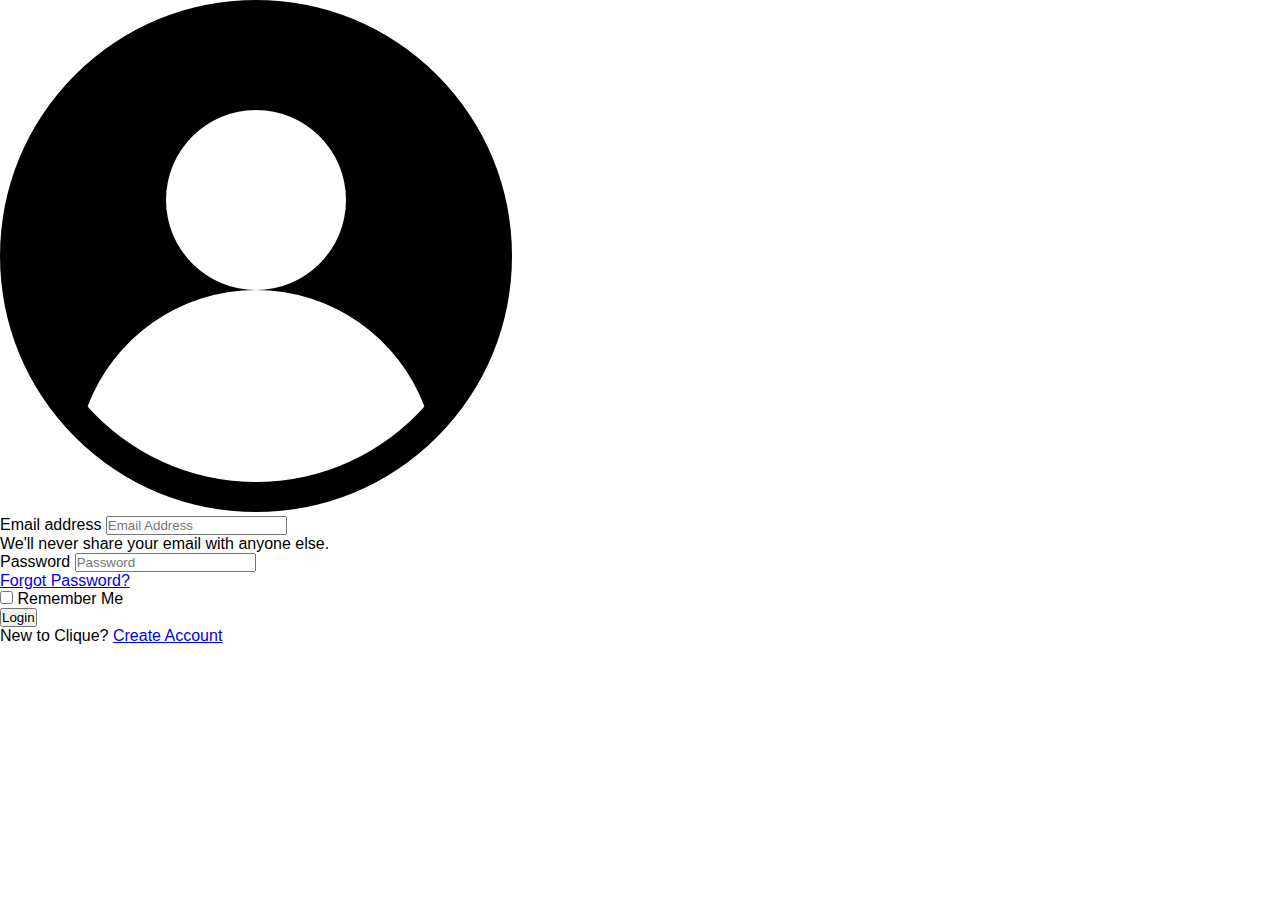
<file: bootstrap-login/index.html>
<!DOCTYPE html>
<html lang="en"></html>
    <head>
        <meta charset="UTF-8">
        <meta http-equiv="X-UA-Compatible" content="IE=edge">
        <meta name="viewport" content="width=device-width, initial-scale=1.0">
        <link href="https://cdn.jsdelivr.net/npm/bootstrap@5.3.0-alpha1/dist/css/bootstrap.min.css" rel="stylesheet" integrity="sha384-GLhlTQ8iRABdZLl6O3oVMWSktQOp6b7In1Zl3/Jr59b6EGGoI1aFkw7cmDA6j6gD" crossorigin="anonymous">
        <link rel="stylesheet" href="style.css">
        <title>Clique</title>
    </head>
    <body>  
        <div class="form-container">
        <img src="Images/user.png" class="avatar">
            <form>
                <div class="mb-3">
                    <label for="exampleInputEmail1" class="form-label">Email address</label>
                    <input placeholder="Email Address" type="email" class="form-control" id="exampleInputEmail1" aria-describedby="emailHelp">
                    <div id="emailHelp" class="form-text">We'll never share your email with anyone else.</div>
                </div>
                <div class="mb-3">
                    <label for="exampleInputPassword1" class="form-label">Password</label>
                    <input placeholder="Password" type="password" class="form-control" id="exampleInputPassword1">
                    <div> <a href="url">Forgot Password?</a></div>
                </div>
                <div class="mb-3 form-check">
                    <input type="checkbox" class="form-check-input" id="exampleCheck1">
                    <label class="form-check-label" for="exampleCheck1">Remember Me</label>
                </div>
                <div class="login-button"><button type="submit" class="btn btn-primary">Login</button></div>
                <div> New to Clique? <a href="url">Create Account</a></div>
            </form>
        </div>
    </body>
</html>
</file>
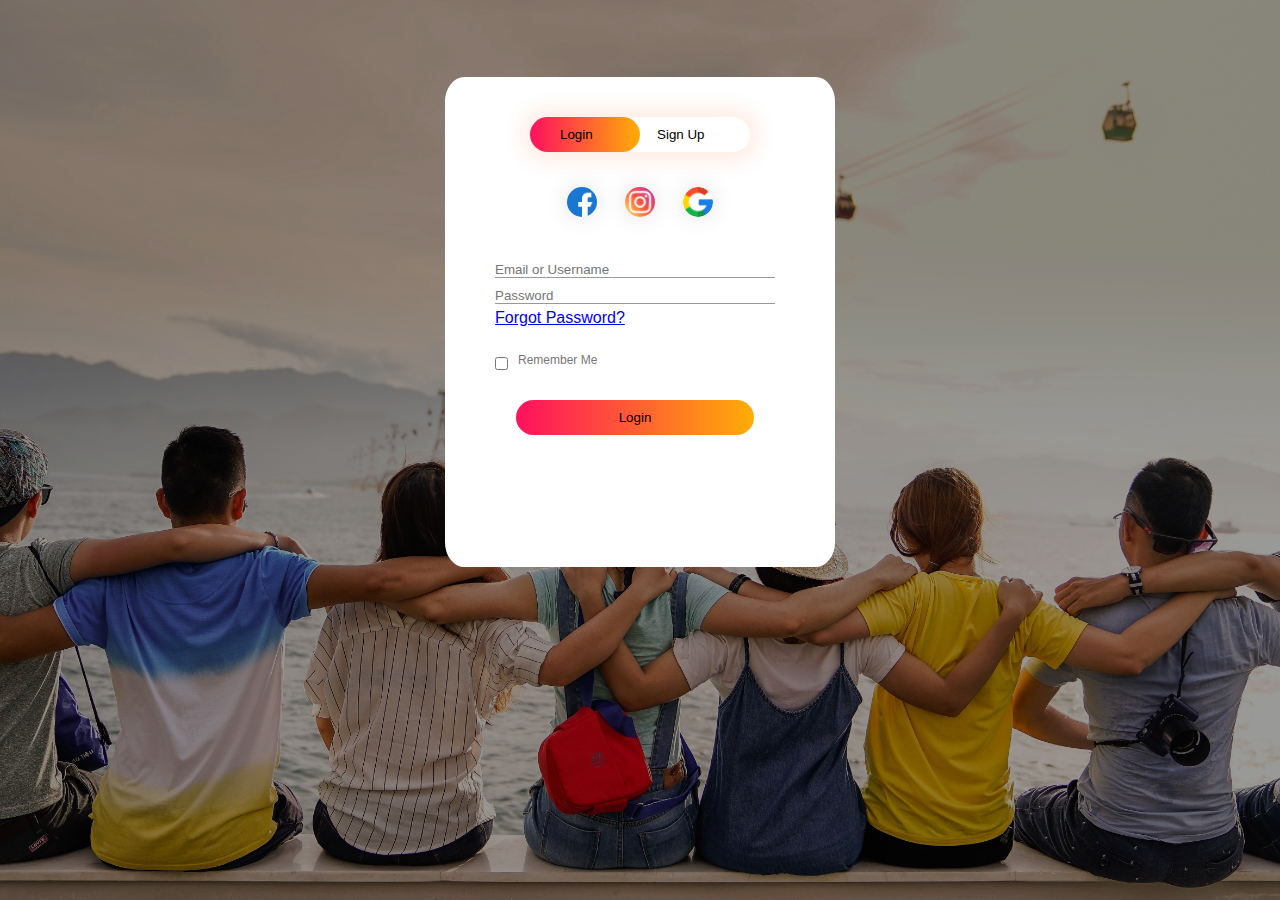
<file: login-raw-css/index.html>
<!DOCTYPE html>
<html lang="en">
<head>
    <title> Clique - Login </title>
    <link rel="stylesheet" href="style.css">
    <meta charset="UTF-8">
    <meta http-equiv="X-UA-Compatible" content="IE=edge">
    <meta name="viewport" content="width=device-width, initial-scale=1.0">
    <title>Document</title>
</head>
<body>
    <div class="hero">
        <div class="form-box">
            <div class="button-box">
                <div id="btn">
                </div>
                <button type="button" class="toggle-btn" onclick="login()">Login</button>
                <button type="button" class="toggle-btn" onclick="register()">Sign Up</button>
            </div>
            <div class="social-icons">
                <img src="images/facebook.png">
                <img src="images/instagram.png">
                <img src="images/google.png">
            </div>
        <form id="login" class="input-group">
            <input type="text" class="input-field" placeholder="Email or Username"required>
            <input type="text" class="input-field" placeholder="Password"required>
                <div> <a href="url">Forgot Password?</a>
                </div>
            <input type="checkbox" class="checkbox"><span>Remember Me</span>
            <button type="submit" class="submit-btn">Login</button>
        </form>
        <form id="register" class="input-group">
            <input type="text" class="input-field" placeholder="First name"required>
            <div>
            <input type="text" class="input-field" placeholder="Last name"required>
            </div>
            <input type="text" class="input-field" placeholder="Username"required>
            <input type="email" class="input-field" placeholder="Email Address"required>
            <input type="text" class="input-field" placeholder="Password"required>
            <input type="text" class="input-field" placeholder="Confirm Password"required>
            <input type="phone-number" class="input-field" placeholder="Phone Number">
            <input type="checkbox" class="checkbox"><span>I agree to the <a href="url">Terms & Conditions</a></span>
            <button type="submit" class="submit-btn">Sign Up</button>
        </form>
    </div>
<script>
    var x=document.getElementById("login");
    var y=document.getElementById("register");
    var z=document.getElementById("btn");

    function register(){
        x.style.left = "-400px";
        y.style.left = "50px";
        z.style.left = "110px";
    }
    function login(){
        x.style.left = "50px";
        y.style.left = "450px";
        z.style.left = "0px";
    }

</script>
</body>
</html>
</file>
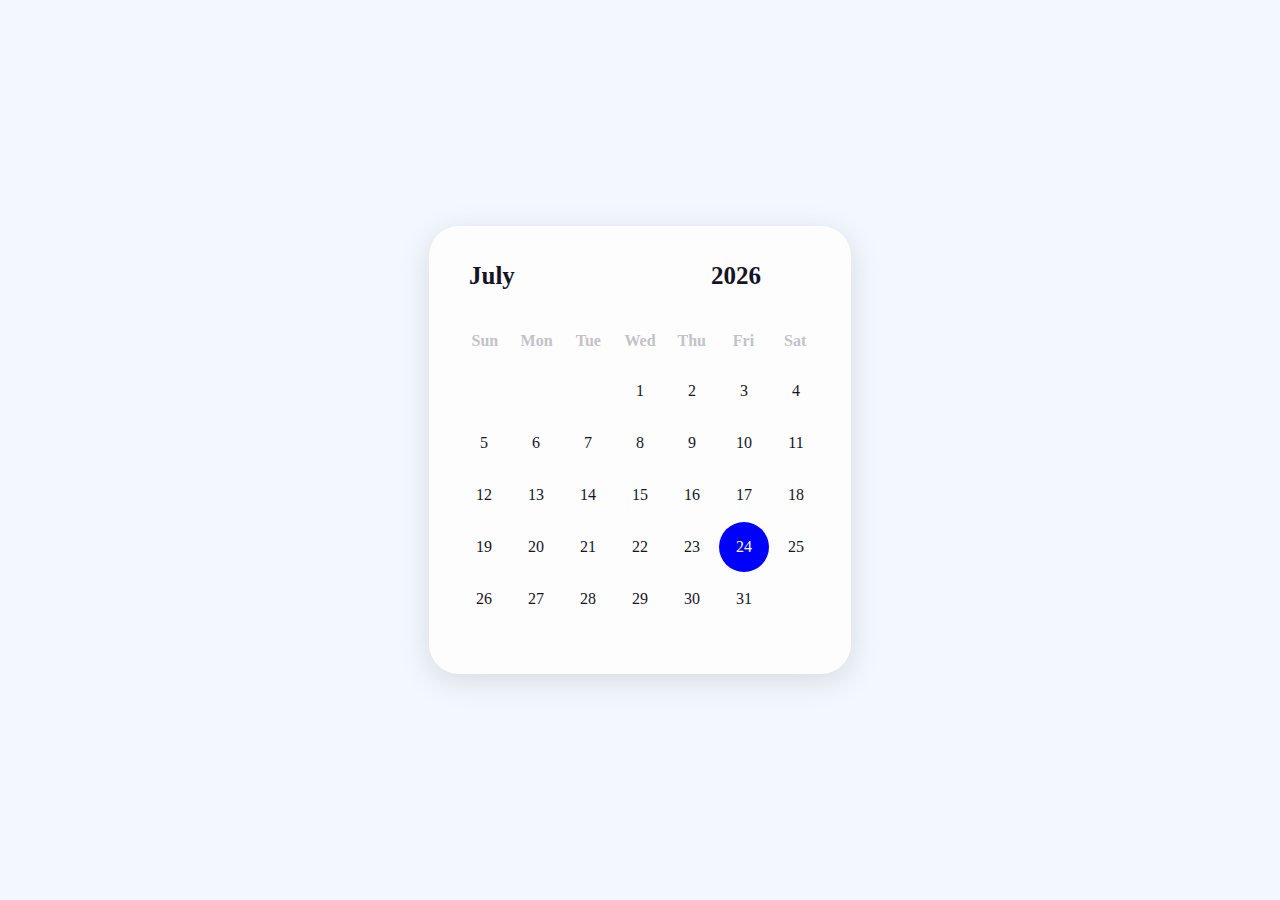
<file: Calendar/calendar.html>
<!DOCTYPE html>
<html lang="en">

<head>
    <meta charset="UTF-8">
    <meta name="viewport" content="width=device-width, initial-scale=1.0">
    <title>
        Calendar
    </title>
    <link rel="stylesheet" href="app.css">
</head>

<body class="light">

    <div class="calendar">
        <div class="calendar-header">
            <span class="month-picker" id="month-picker">February</span>
            <div class="year-picker">
                <span class="year-change" id="prev-year">
                    <pre></pre>
                </span>
                <span id="year">2023</span>
                <span class="year-change" id="next-year">
                    <pre></pre>
                </span>
            </div>
        </div>
        <div class="calendar-body">
            <div class="calendar-week-day">
                <div>Sun</div>
                <div>Mon</div>
                <div>Tue</div>
                <div>Wed</div>
                <div>Thu</div>
                <div>Fri</div>
                <div>Sat</div>
            </div>
            <div class="calendar-days"></div>
        </div>
        <div class="calendar-footer">
        </div>
        <div class="month-list"></div>
    </div>

    <script src="app.js"></script>
</body>

</html>
</file>
<file: bootstrap-login/style.css>
*{
    margin: 0;
    padding: 0;
    font-family: sans-serif;
}
.hero{
    height: 100%;
    width: 100%;
    background-image: linear-gradient(rgba(0,0,0,0.4),rgba(0,0,0,0.4)),url("./images/banner.jpg");
    background-position: center;
    background-size: cover;
    position: absolute;
}

.form-box{
    width: 380px;
    height: 480px;
    position: relative;
    margin: 6% auto;
    background: #fff;
    padding: 5px;
    border-radius: 5%;
    overflow: hidden;
}

.button-box{
    width: 220px;
    margin: 35px auto;
    position: relative;
    box-shadow: 0 0 20px 9px #ff61241f;
    border-radius: 30px;
}

.toggle-btn{
    padding: 10px 30px;
    cursor: pointer;
    background: transparent;
    border: 0;
    outline: none;
    position: relative;
}

#btn{
    top: 0;
    left: 0;
    position: absolute;
    width: 110px;
    height: 100%;
    background: linear-gradient(to right, #ff105f, #ffad06);
    border-radius: 30px;
    transition: .5s;
}

.social-icons{
    margin: 30px auto;
    text-align: center;
}

.social-icons img{
    width: 30px;
    margin: 0 12px;
    box-shadow: 0 0 20px 0 #7f7f7f3d;
    cursor: pointer;
    border-radius: 50%;
}
.input-group{
    top:180px;
    position: absolute;
    width: 280px;
    transition: .5s;
}

.input-field{
    width: 100%;
    padding: 10px o;
    margin: 5px 0;
    border-left: 0;
    border-top: 0;
    border-right: 0;
    border-bottom: 1px solid #999;
    outline: none;
    background: transparent;
}

.submit-btn{
    width: 85%;
    padding: 10px 30px;
    cursor: pointer;
    display: block;
    margin: auto;
    background: linear-gradient(to right, #ff105f, #ffad06);
    border-radius: 30px;
    border: 0;
    outline: none;
}

.checkbox{
    margin: 30px 10px 30px 0;
}

span{
    color: #777;
    font-size: 12px;
    bottom: 68px;
    position: absolute;
}
#login{
    left: 50px
}

#register{
    left: 450px
}
</file>
<file: login-raw-css/style.css>
*{
    margin: 0;
    padding: 0;
    font-family: sans-serif;
}
.hero{
    height: 100%;
    width: 100%;
    background-image: linear-gradient(rgba(0,0,0,0.4),rgba(0,0,0,0.4)),url("./images/banner.jpg");
    background-position: center;
    background-size: cover;
    position: absolute;
}

.form-box{
    width: 380px;
    height: 480px;
    position: relative;
    margin: 6% auto;
    background: #fff;
    padding: 5px;
    border-radius: 5%;
    overflow: hidden;
}

.button-box{
    width: 220px;
    margin: 35px auto;
    position: relative;
    box-shadow: 0 0 20px 9px #ff61241f;
    border-radius: 30px;
}

.toggle-btn{
    padding: 10px 30px;
    cursor: pointer;
    background: transparent;
    border: 0;
    outline: none;
    position: relative;
}

#btn{
    top: 0;
    left: 0;
    position: absolute;
    width: 110px;
    height: 100%;
    background: linear-gradient(to right, #ff105f, #ffad06);
    border-radius: 30px;
    transition: .5s;
}

.social-icons{
    margin: 30px auto;
    text-align: center;
}

.social-icons img{
    width: 30px;
    margin: 0 12px;
    box-shadow: 0 0 20px 0 #7f7f7f3d;
    cursor: pointer;
    border-radius: 50%;
}
.input-group{
    top:180px;
    position: absolute;
    width: 280px;
    transition: .5s;
}

.input-field{
    width: 100%;
    padding: 10px o;
    margin: 5px 0;
    border-left: 0;
    border-top: 0;
    border-right: 0;
    border-bottom: 1px solid #999;
    outline: none;
    background: transparent;
}

.submit-btn{
    width: 85%;
    padding: 10px 30px;
    cursor: pointer;
    display: block;
    margin: auto;
    background: linear-gradient(to right, #ff105f, #ffad06);
    border-radius: 30px;
    border: 0;
    outline: none;
}

.checkbox{
    margin: 30px 10px 30px 0;
}

span{
    color: #777;
    font-size: 12px;
    bottom: 68px;
    position: absolute;
}
#login{
    left: 50px
}

#register{
    left: 450px
}
</file>
<file: Calendar/app.css>
:root {
    --dark-body: #4d4c5a;
    --dark-main: #141529;
    --dark-second: #79788c;
    --dark-hover: #323048;
    --dark-text: #f8fbff;

    --light-body: #f3f8fe;
    --light-main: #fdfdfd;
    --light-second: #c3c2c8;
    --light-hover: #edf0f5;
    --light-text: #151426;

    --blue: #0000ff;
    --white: #fff;

    --shadow: rgba(100, 100, 111, 0.2) 0px 7px 29px 0px;

    --font-family: cursive;
}

.dark {
    --bg-body: var(--dark-body);
    --bg-main: var(--dark-main);
    --bg-second: var(--dark-second);
    --color-hover: var(--dark-hover);
    --color-txt: var(--dark-text);
}

.light {
    --bg-body: var(--light-body);
    --bg-main: var(--light-main);
    --bg-second: var(--light-second);
    --color-hover: var(--light-hover);
    --color-txt: var(--light-text);
}

* {
    padding: 0;
    margin: 0;
    box-sizing: border-box;
}

html,
body {
    height: 100vh;
    display: grid;
    place-items: center;
    font-family: var(--font-family);
    background-color: var(--bg-body);
}

.calendar {
    height: max-content;
    width: max-content;
    background-color: var(--bg-main);
    border-radius: 30px;
    padding: 20px;
    position: relative;
    overflow: hidden;
    /* transform: scale(1.25); */
}

.light .calendar {
    box-shadow: var(--shadow);
}

.calendar-header {
    display: flex;
    justify-content: space-between;
    align-items: center;
    font-size: 25px;
    font-weight: 600;
    color: var(--color-txt);
    padding: 10px;
}

.calendar-body {
    padding: 10px;
}

.calendar-week-day {
    height: 50px;
    display: grid;
    grid-template-columns: repeat(7, 1fr);
    font-weight: 600;
}

.calendar-week-day div {
    display: grid;
    place-items: center;
    color: var(--bg-second);
}

.calendar-days {
    display: grid;
    grid-template-columns: repeat(7, 1fr);
    gap: 2px;
    color: var(--color-txt);
}

.calendar-days div {
    width: 50px;
    height: 50px;
    display: flex;
    align-items: center;
    justify-content: center;
    padding: 5px;
    position: relative;
    cursor: pointer;
    animation: to-top 1s forwards;
    /* border-radius: 50%; */
}

.calendar-days div span {
    position: absolute;
}

.calendar-days div:hover span {
    transition: width 0.2s ease-in-out, height 0.2s ease-in-out;
}

.calendar-days div span:nth-child(1),
.calendar-days div span:nth-child(3) {
    width: 2px;
    height: 0;
    background-color: var(--color-txt);
}

.calendar-days div:hover span:nth-child(1),
.calendar-days div:hover span:nth-child(3) {
    height: 100%;
}

.calendar-days div span:nth-child(1) {
    bottom: 0;
    left: 0;
}

.calendar-days div span:nth-child(3) {
    top: 0;
    right: 0;
}

.calendar-days div span:nth-child(2),
.calendar-days div span:nth-child(4) {
    width: 0;
    height: 2px;
    background-color: var(--color-txt);
}

.calendar-days div:hover span:nth-child(2),
.calendar-days div:hover span:nth-child(4) {
    width: 100%;
}

.calendar-days div span:nth-child(2) {
    top: 0;
    left: 0;
}

.calendar-days div span:nth-child(4) {
    bottom: 0;
    right: 0;
}

.calendar-days div:hover span:nth-child(2) {
    transition-delay: 0.2s;
}

.calendar-days div:hover span:nth-child(3) {
    transition-delay: 0.4s;
}

.calendar-days div:hover span:nth-child(4) {
    transition-delay: 0.6s;
}

.calendar-days div.curr-date,
.calendar-days div.curr-date:hover {
    background-color: var(--blue);
    color: var(--white);
    border-radius: 50%;
}

.calendar-days div.curr-date span {
    display: none;
}

.month-picker {
    padding: 5px 10px;
    border-radius: 10px;
    cursor: pointer;
}

.month-picker:hover {
    background-color: var(--color-hover);
}

.year-picker {
    display: flex;
    align-items: center;
}

.year-change {
    height: 40px;
    width: 40px;
    border-radius: 50%;
    display: grid;
    place-items: center;
    margin: 0 10px;
    cursor: pointer;
}

.year-change:hover {
    background-color: var(--color-hover);
}

.calendar-footer {
    padding: 10px;
    display: flex;
    justify-content: flex-end;
    align-items: center;
}
.month-list {
    position: absolute;
    width: 100%;
    height: 100%;
    top: 0;
    left: 0;
    background-color: var(--bg-main);
    padding: 20px;
    grid-template-columns: repeat(3, auto);
    gap: 5px;
    display: grid;
    transform: scale(1.5);
    visibility: hidden;
    pointer-events: none;
}

.month-list.show {
    transform: scale(1);
    visibility: visible;
    pointer-events: visible;
    transition: all 0.2s ease-in-out;
}

.month-list > div {
    display: grid;
    place-items: center;
}

.month-list > div > div {
    width: 100%;
    padding: 5px 20px;
    border-radius: 10px;
    text-align: center;
    cursor: pointer;
    color: var(--color-txt);
}

.month-list > div > div:hover {
    background-color: var(--color-hover);
}

@keyframes to-top {
    0% {
        transform: translateY(100%);
        opacity: 0;
    }
    100% {
        transform: translateY(0);
        opacity: 1;
    }
}
</file>
